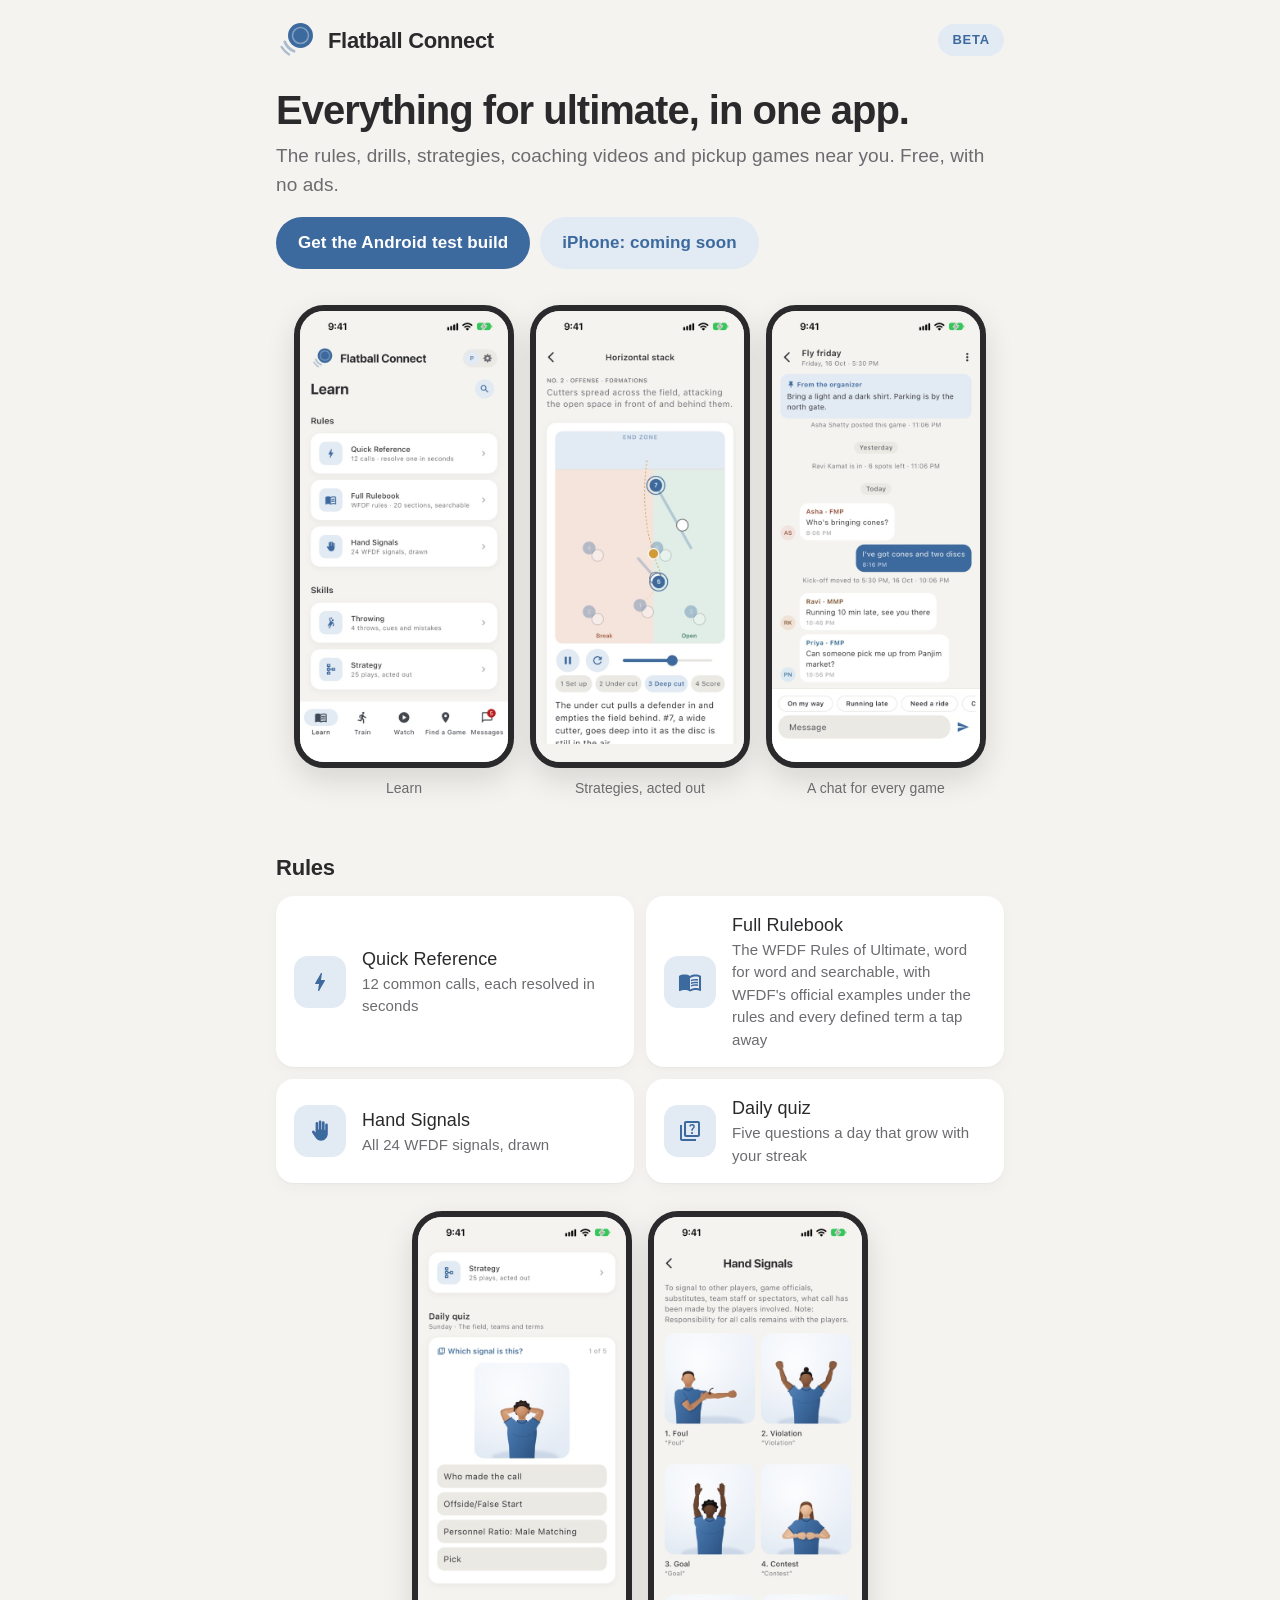
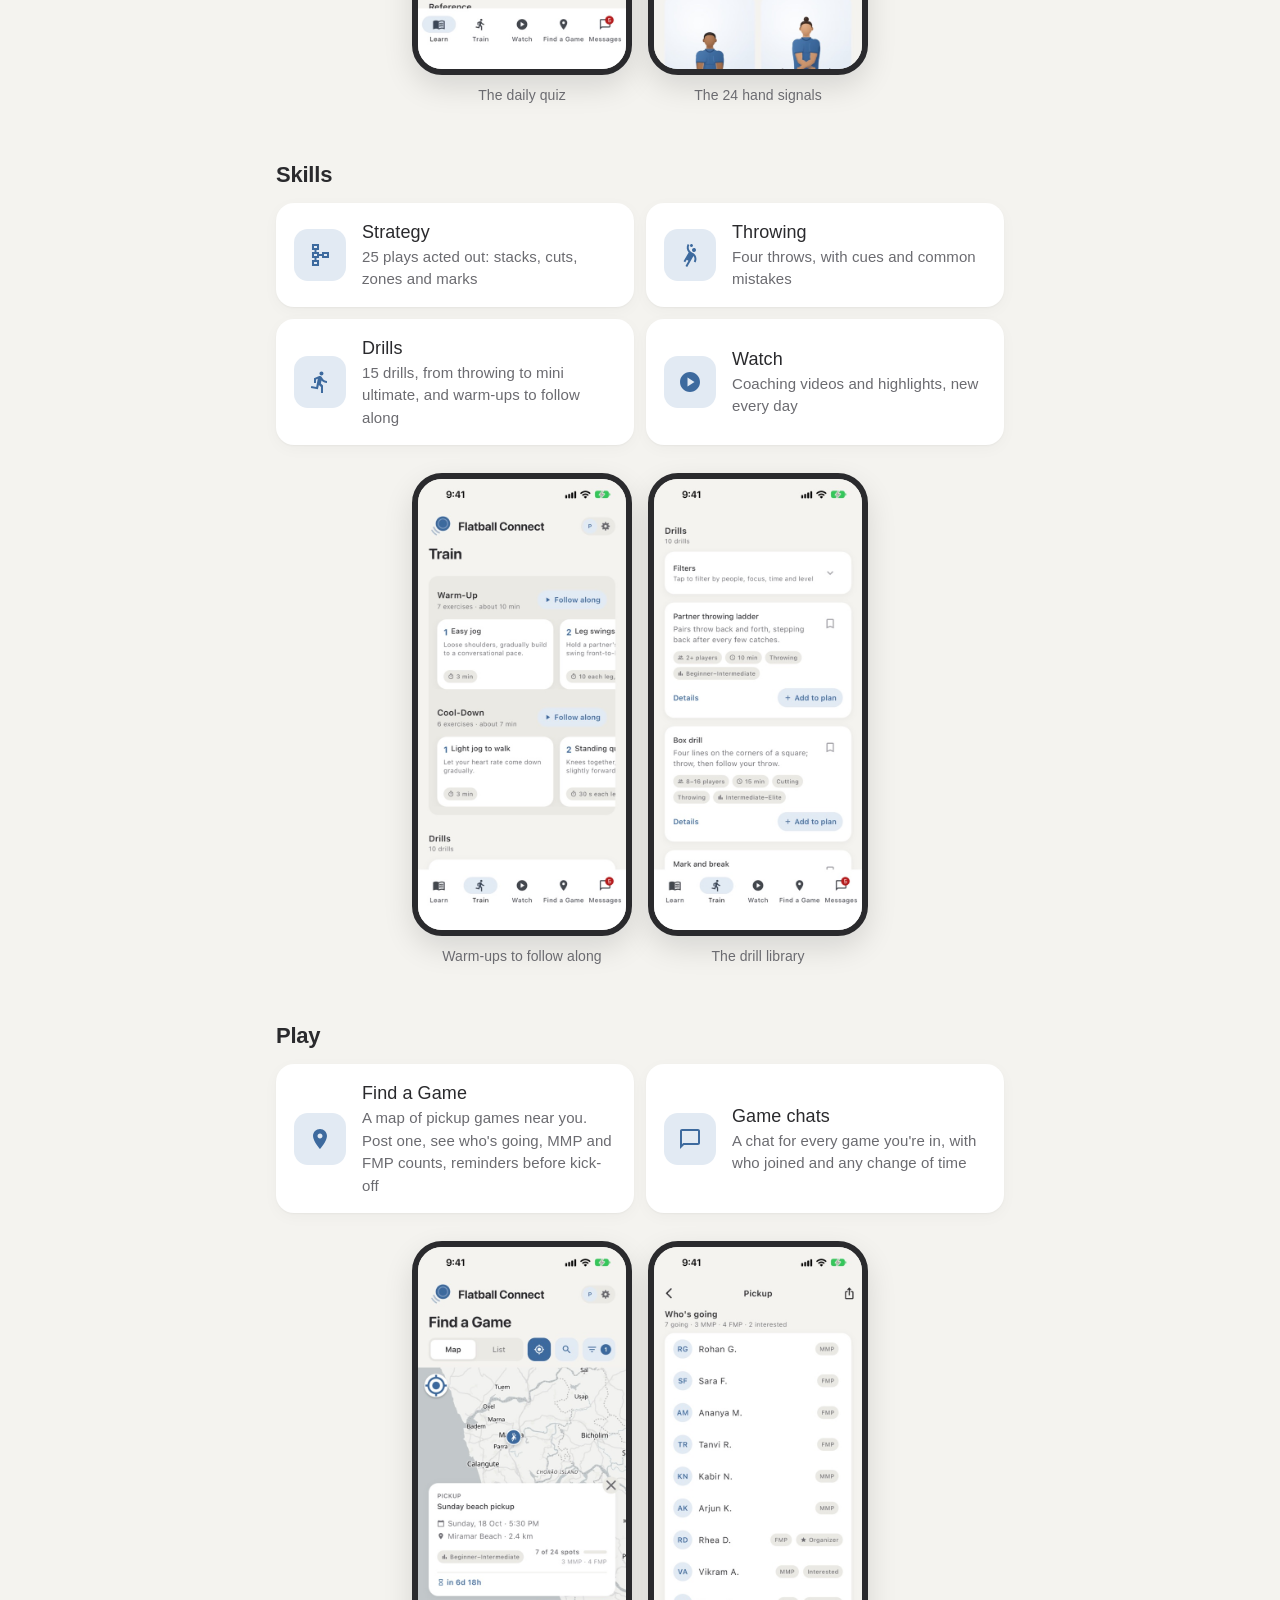
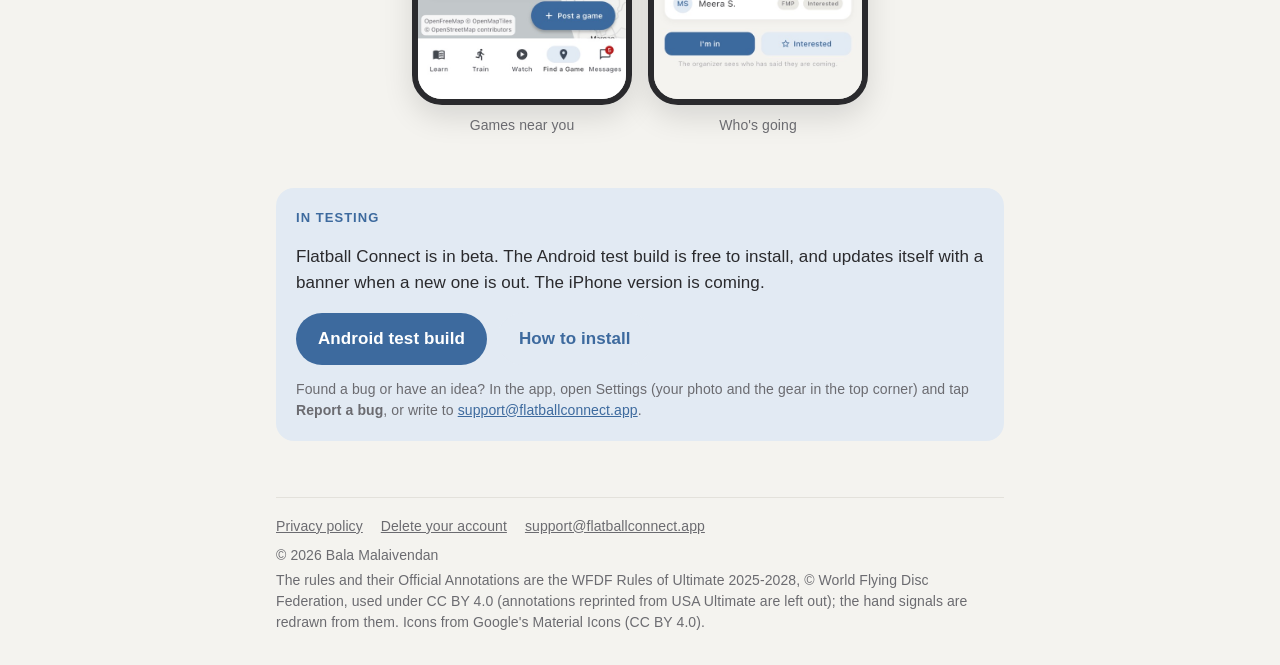
<file: index.html>
<!doctype html>
<html lang="en">
<head>
<meta charset="utf-8">
<meta name="viewport" content="width=device-width, initial-scale=1">
<title>Flatball Connect</title>
<meta name="description" content="An app for ultimate players: the WFDF rules, a daily rules quiz, drills, strategies acted out, coaching videos and a map of pickup games.">
<meta name="theme-color" content="#F4F3EF" media="(prefers-color-scheme: light)">
<meta name="theme-color" content="#1B1B1D" media="(prefers-color-scheme: dark)">
<link rel="icon" href="logo.svg" type="image/svg+xml">
<link rel="stylesheet" href="style.css">
</head>
<body>
<div class="wrap">
  <header class="brand-row">
    <a class="brand" href="./">
      <img class="logo-light" src="logo.svg" alt="">
      <img class="logo-dark" src="logo-dark.svg" alt="">
      Flatball Connect
    </a>
    <a class="pill" href="#try">Beta</a>
  </header>

  <main>
    <h1 class="large">Everything for ultimate, in one app.</h1>
    <p class="lead">The rules, drills, strategies, coaching videos and pickup games
    near you. Free, with no ads.</p>
    <div class="buttons">
      <a class="button" href="https://github.com/flatballconnect/flatball-releases/releases/latest">Get the Android test build</a>
      <a class="button soft" href="#try">iPhone: coming soon</a>
    </div>

    <div class="phones">
      <figure class="phone"><img src="screens/learn.jpg" width="1100" height="2385" alt="The Learn tab: Quick Reference, Full Rulebook, Hand Signals, Throwing and Strategy"><figcaption>Learn</figcaption></figure>
      <figure class="phone"><img src="screens/play.jpg" width="1100" height="2385" alt="Horizontal stack acted out: #7 goes deep as the disc flies to them, the open side shaded green"><figcaption>Strategies, acted out</figcaption></figure>
      <figure class="phone"><img src="screens/chat.jpg" width="1100" height="2385" alt="A game's chat: the organizer's pinned note, who joined, a change of kick-off, players' messages and quick replies"><figcaption>A chat for every game</figcaption></figure>
    </div>

    <h2 class="section">Rules</h2>
    <div class="nav-cards">
      <div class="nav-card"><div class="badge"><i class="icon" style="--src:url(icons/quick-reference.svg)"></i></div>
        <div class="text"><strong>Quick Reference</strong><span>12 common calls, each resolved in seconds</span></div></div>
      <div class="nav-card"><div class="badge"><i class="icon" style="--src:url(icons/rulebook.svg)"></i></div>
        <div class="text"><strong>Full Rulebook</strong><span>The WFDF Rules of Ultimate, word for word and searchable, with WFDF's official examples under the rules and every defined term a tap away</span></div></div>
      <div class="nav-card"><div class="badge"><i class="icon" style="--src:url(icons/hand-signals.svg)"></i></div>
        <div class="text"><strong>Hand Signals</strong><span>All 24 WFDF signals, drawn</span></div></div>
      <div class="nav-card"><div class="badge"><i class="icon" style="--src:url(icons/quiz.svg)"></i></div>
        <div class="text"><strong>Daily quiz</strong><span>Five questions a day that grow with your streak</span></div></div>
    </div>
    <div class="phones pair">
      <figure class="phone"><img src="screens/quiz.jpg" width="1100" height="2385" loading="lazy" alt="The daily quiz asking which signal a drawn player is making, with four answers"><figcaption>The daily quiz</figcaption></figure>
      <figure class="phone"><img src="screens/signals.jpg" width="1100" height="2385" loading="lazy" alt="The hand signals, each drawn: Foul, Violation, Goal, Contest"><figcaption>The 24 hand signals</figcaption></figure>
    </div>

    <h2 class="section">Skills</h2>
    <div class="nav-cards">
      <div class="nav-card"><div class="badge"><i class="icon" style="--src:url(icons/strategy.svg)"></i></div>
        <div class="text"><strong>Strategy</strong><span>25 plays acted out: stacks, cuts, zones and marks</span></div></div>
      <div class="nav-card"><div class="badge"><i class="icon" style="--src:url(icons/throwing.svg)"></i></div>
        <div class="text"><strong>Throwing</strong><span>Four throws, with cues and common mistakes</span></div></div>
      <div class="nav-card"><div class="badge"><i class="icon" style="--src:url(icons/train.svg)"></i></div>
        <div class="text"><strong>Drills</strong><span>15 drills, from throwing to mini ultimate, and warm-ups to follow along</span></div></div>
      <div class="nav-card"><div class="badge"><i class="icon" style="--src:url(icons/watch.svg)"></i></div>
        <div class="text"><strong>Watch</strong><span>Coaching videos and highlights, new every day</span></div></div>
    </div>
    <div class="phones pair">
      <figure class="phone"><img src="screens/train.jpg" width="1100" height="2385" loading="lazy" alt="The Train tab: a warm-up and a cool-down to follow along, exercise by exercise"><figcaption>Warm-ups to follow along</figcaption></figure>
      <figure class="phone"><img src="screens/drills.jpg" width="1100" height="2385" loading="lazy" alt="The drill library: each drill with players, minutes, focus and level, and Add to plan"><figcaption>The drill library</figcaption></figure>
    </div>

    <h2 class="section">Play</h2>
    <div class="nav-cards">
      <div class="nav-card"><div class="badge"><i class="icon" style="--src:url(icons/find-a-game.svg)"></i></div>
        <div class="text"><strong>Find a Game</strong><span>A map of pickup games near you. Post one, see who's going, MMP and FMP counts, reminders before kick-off</span></div></div>
      <div class="nav-card"><div class="badge"><i class="icon" style="--src:url(icons/messages.svg)"></i></div>
        <div class="text"><strong>Game chats</strong><span>A chat for every game you're in, with who joined and any change of time</span></div></div>
    </div>
    <div class="phones pair">
      <figure class="phone"><img src="screens/map.jpg" width="1100" height="2385" loading="lazy" alt="Find a Game: pickup games on a map of Goa, one open with its time, place, spots and MMP and FMP counts"><figcaption>Games near you</figcaption></figure>
      <figure class="phone"><img src="screens/game.jpg" width="1100" height="2385" loading="lazy" alt="Who's going to a game, each player tagged MMP or FMP, with I'm in and Interested"><figcaption>Who's going</figcaption></figure>
    </div>

    <div class="card callout" id="try" style="margin-top:36px">
      <p class="eyebrow">In testing</p>
      <p>Flatball Connect is in beta. The Android test build is free to install, and
      updates itself with a banner when a new one is out. The iPhone version is
      coming.</p>
      <div class="buttons">
        <a class="button" href="https://github.com/flatballconnect/flatball-releases/releases/latest">Android test build</a>
        <a class="button soft" href="https://github.com/flatballconnect/flatball-releases#install-on-android">How to install</a>
      </div>
      <p class="small">Found a bug or have an idea? In the app, open Settings (your photo and
      the gear in the top corner) and tap <strong>Report a bug</strong>, or write to <a href="mailto:support@flatballconnect.app">support@flatballconnect.app</a>.</p>
    </div>
  </main>

  <footer class="site">
    <nav>
      <a href="privacy/">Privacy policy</a>
      <a href="delete-account/">Delete your account</a>
      <a href="mailto:support@flatballconnect.app">support@flatballconnect.app</a>
    </nav>
    <p>© 2026 Bala Malaivendan</p>
    <p>The rules and their Official Annotations are the WFDF Rules of Ultimate
    2025-2028, © World Flying Disc Federation, used under CC BY 4.0 (annotations
    reprinted from USA Ultimate are left out); the hand signals are redrawn from them.
    Icons from Google's Material Icons (CC BY 4.0).</p>
  </footer>
</div>
</body>
</html>
</file>
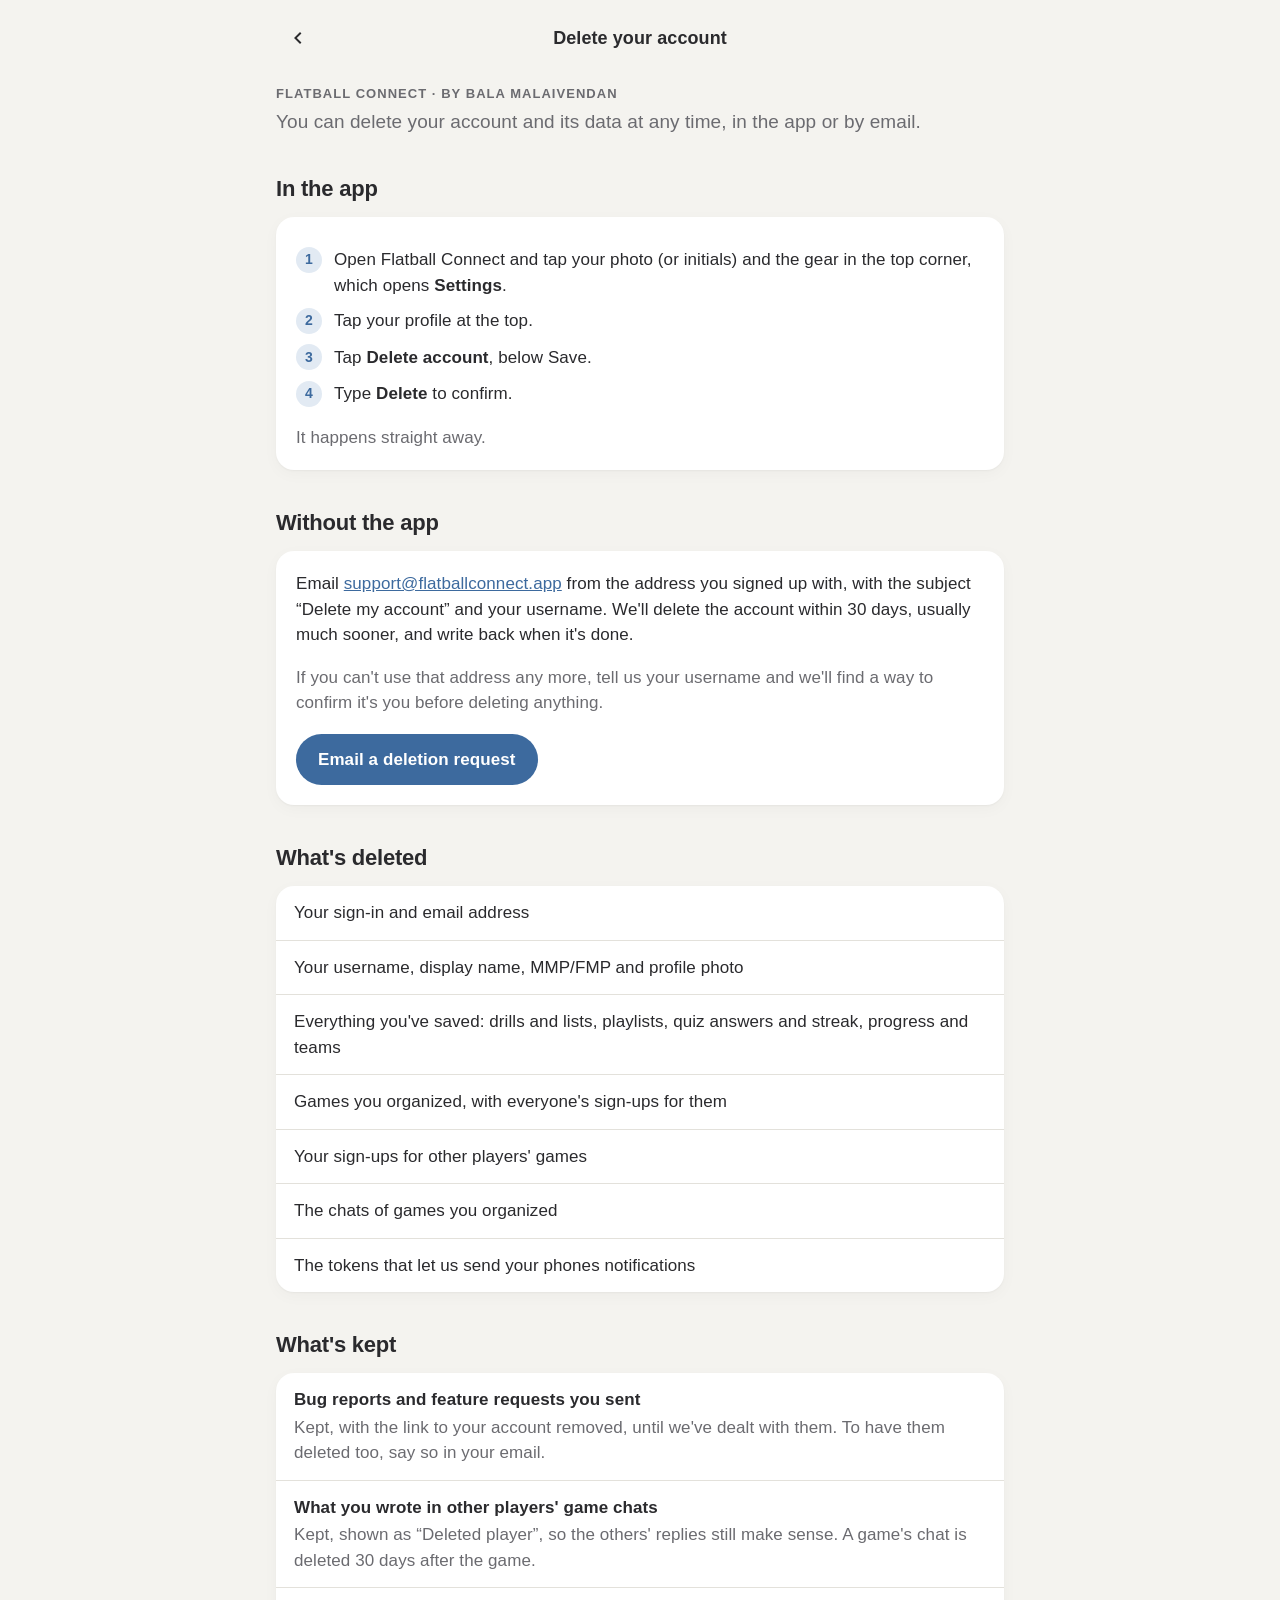
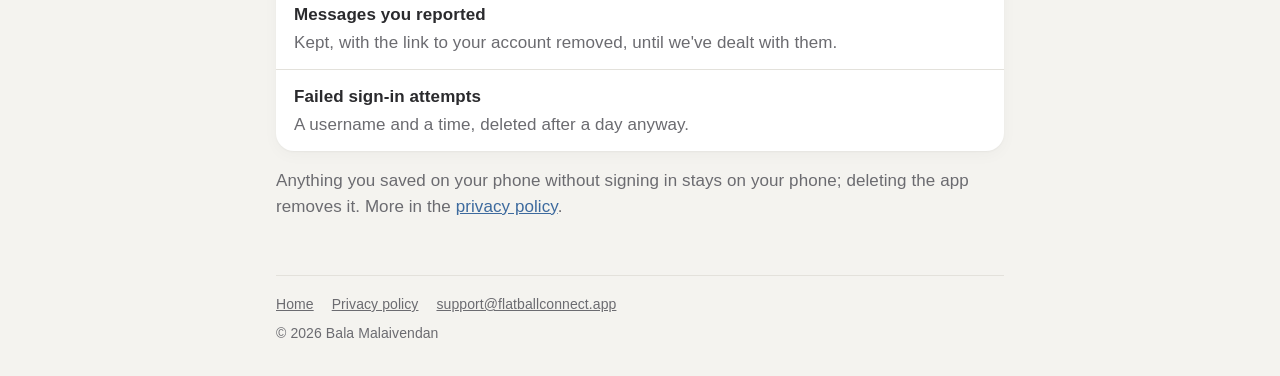
<file: delete-account/index.html>
<!doctype html>
<html lang="en">
<head>
<meta charset="utf-8">
<meta name="viewport" content="width=device-width, initial-scale=1">
<title>Delete your account · Flatball Connect</title>
<meta name="description" content="How to delete your Flatball Connect account and its data, in the app or by email.">
<meta name="theme-color" content="#F4F3EF" media="(prefers-color-scheme: light)">
<meta name="theme-color" content="#1B1B1D" media="(prefers-color-scheme: dark)">
<link rel="icon" href="../logo.svg" type="image/svg+xml">
<link rel="stylesheet" href="../style.css">
</head>
<body>
<div class="wrap">
  <header class="top-bar">
    <a class="back" href="../" aria-label="Flatball Connect home"><i class="icon" style="--src:url(../icons/back.svg)"></i></a>
    <div class="title">Delete your account</div>
    <span></span>
  </header>

  <main>
    <p class="eyebrow">Flatball Connect · by Bala Malaivendan</p>
    <p class="lead">You can delete your account and its data at any time, in the app or
    by email.</p>

    <h2 class="section">In the app</h2>
    <div class="card">
      <ol class="steps">
        <li><span>Open Flatball Connect and tap your photo (or initials) and the gear in the top corner, which opens <strong>Settings</strong>.</span></li>
        <li><span>Tap your profile at the top.</span></li>
        <li><span>Tap <strong>Delete account</strong>, below Save.</span></li>
        <li><span>Type <strong>Delete</strong> to confirm.</span></li>
      </ol>
      <p class="muted">It happens straight away.</p>
    </div>

    <h2 class="section">Without the app</h2>
    <div class="card">
      <p>Email <a href="mailto:support@flatballconnect.app?subject=Delete%20my%20account">support@flatballconnect.app</a>
      from the address you signed up with, with the subject “Delete my account” and your
      username. We'll delete the account within 30 days, usually much sooner, and
      write back when it's done.</p>
      <p class="muted">If you can't use that address any more, tell us your username and
      we'll find a way to confirm it's you before deleting anything.</p>
      <div class="buttons">
        <a class="button" href="mailto:support@flatballconnect.app?subject=Delete%20my%20account">Email a deletion request</a>
      </div>
    </div>

    <h2 class="section">What's deleted</h2>
    <div class="rows">
      <div class="row">Your sign-in and email address</div>
      <div class="row">Your username, display name, MMP/FMP and profile photo</div>
      <div class="row">Everything you've saved: drills and lists, playlists, quiz answers and streak, progress and teams</div>
      <div class="row">Games you organized, with everyone's sign-ups for them</div>
      <div class="row">Your sign-ups for other players' games</div>
      <div class="row">The chats of games you organized</div>
      <div class="row">The tokens that let us send your phones notifications</div>
    </div>

    <h2 class="section">What's kept</h2>
    <div class="rows">
      <div class="row"><strong>Bug reports and feature requests you sent</strong>
        <p class="why muted">Kept, with the link to your account removed, until we've dealt with
        them. To have them deleted too, say so in your email.</p></div>
      <div class="row"><strong>What you wrote in other players' game chats</strong>
        <p class="why muted">Kept, shown as “Deleted player”, so the others' replies still make
        sense. A game's chat is deleted 30 days after the game.</p></div>
      <div class="row"><strong>Messages you reported</strong>
        <p class="why muted">Kept, with the link to your account removed, until we've dealt
        with them.</p></div>
      <div class="row"><strong>Failed sign-in attempts</strong>
        <p class="why muted">A username and a time, deleted after a day anyway.</p></div>
    </div>
    <p class="muted">Anything you saved on your phone without signing in stays on your phone;
    deleting the app removes it. More in the <a href="../privacy/">privacy policy</a>.</p>
  </main>

  <footer class="site">
    <nav>
      <a href="../">Home</a>
      <a href="../privacy/">Privacy policy</a>
      <a href="mailto:support@flatballconnect.app">support@flatballconnect.app</a>
    </nav>
    <p>© 2026 Bala Malaivendan</p>
  </footer>
</div>
</body>
</html>
</file>
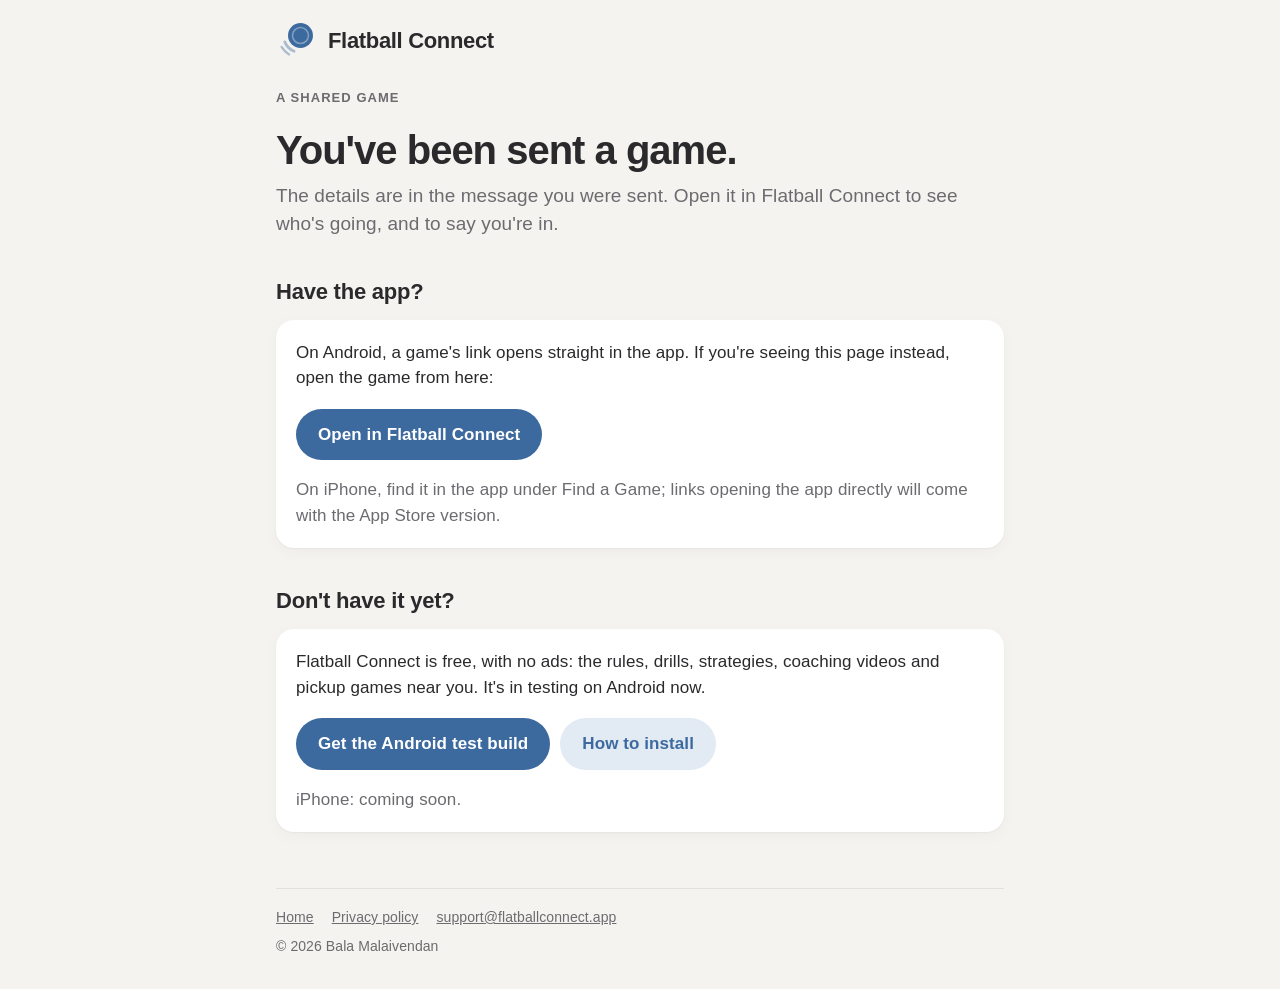
<file: game/index.html>
<!doctype html>
<html lang="en">
<head>
<meta charset="utf-8">
<meta name="viewport" content="width=device-width, initial-scale=1">
<title>A game on Flatball Connect</title>
<meta name="description" content="You've been sent a pickup game. Open it in Flatball Connect to see who's going and join.">
<meta property="og:title" content="A game on Flatball Connect">
<meta property="og:description" content="Open it in Flatball Connect to see who's going and join.">
<meta name="robots" content="noindex">
<meta name="theme-color" content="#F4F3EF" media="(prefers-color-scheme: light)">
<meta name="theme-color" content="#1B1B1D" media="(prefers-color-scheme: dark)">
<link rel="icon" href="../logo.svg" type="image/svg+xml">
<link rel="stylesheet" href="../style.css">
</head>
<body>
<div class="wrap">
  <header class="brand-row">
    <a class="brand" href="../">
      <img class="logo-light" src="../logo.svg" alt="">
      <img class="logo-dark" src="../logo-dark.svg" alt="">
      Flatball Connect
    </a>
  </header>

  <main>
    <p class="eyebrow">A shared game</p>
    <h1 class="large">You've been sent a game.</h1>
    <p class="lead">The details are in the message you were sent. Open it in Flatball
    Connect to see who's going, and to say you're in.</p>

    <h2 class="section">Have the app?</h2>
    <div class="card">
      <p>On Android, a game's link opens straight in the app. If you're seeing this
      page instead, open the game from here:</p>
      <div class="buttons">
        <a class="button" id="open" href="../">Open in Flatball Connect</a>
      </div>
      <p class="muted">On iPhone, find it in the app under Find a Game; links opening the
      app directly will come with the App Store version.</p>
    </div>

    <h2 class="section">Don't have it yet?</h2>
    <div class="card">
      <p>Flatball Connect is free, with no ads: the rules, drills, strategies, coaching
      videos and pickup games near you. It's in testing on Android now.</p>
      <div class="buttons">
        <a class="button" href="https://github.com/flatballconnect/flatball-releases/releases/latest">Get the Android test build</a>
        <a class="button soft" href="https://github.com/flatballconnect/flatball-releases#install-on-android">How to install</a>
      </div>
      <p class="muted">iPhone: coming soon.</p>
    </div>
  </main>

  <footer class="site">
    <nav>
      <a href="../">Home</a>
      <a href="../privacy/">Privacy policy</a>
      <a href="mailto:support@flatballconnect.app">support@flatballconnect.app</a>
    </nav>
    <p>© 2026 Bala Malaivendan</p>
  </footer>
</div>
<script>
  // On Android, "Open in Flatball Connect" asks for the app by name, which
  // works even before Android has checked that this site and the app belong
  // together. Elsewhere it stays a link home.
  (function () {
    var id = new URLSearchParams(location.search).get('id');
    if (!id || !/^[A-Za-z0-9-]{1,64}$/.test(id) || !/Android/i.test(navigator.userAgent)) return;
    document.getElementById('open').href =
      'intent://flatballconnect.app/game/?id=' + id +
      '#Intent;scheme=https;package=com.mvprojects.flatball;end';
  })();
</script>
</body>
</html>
</file>
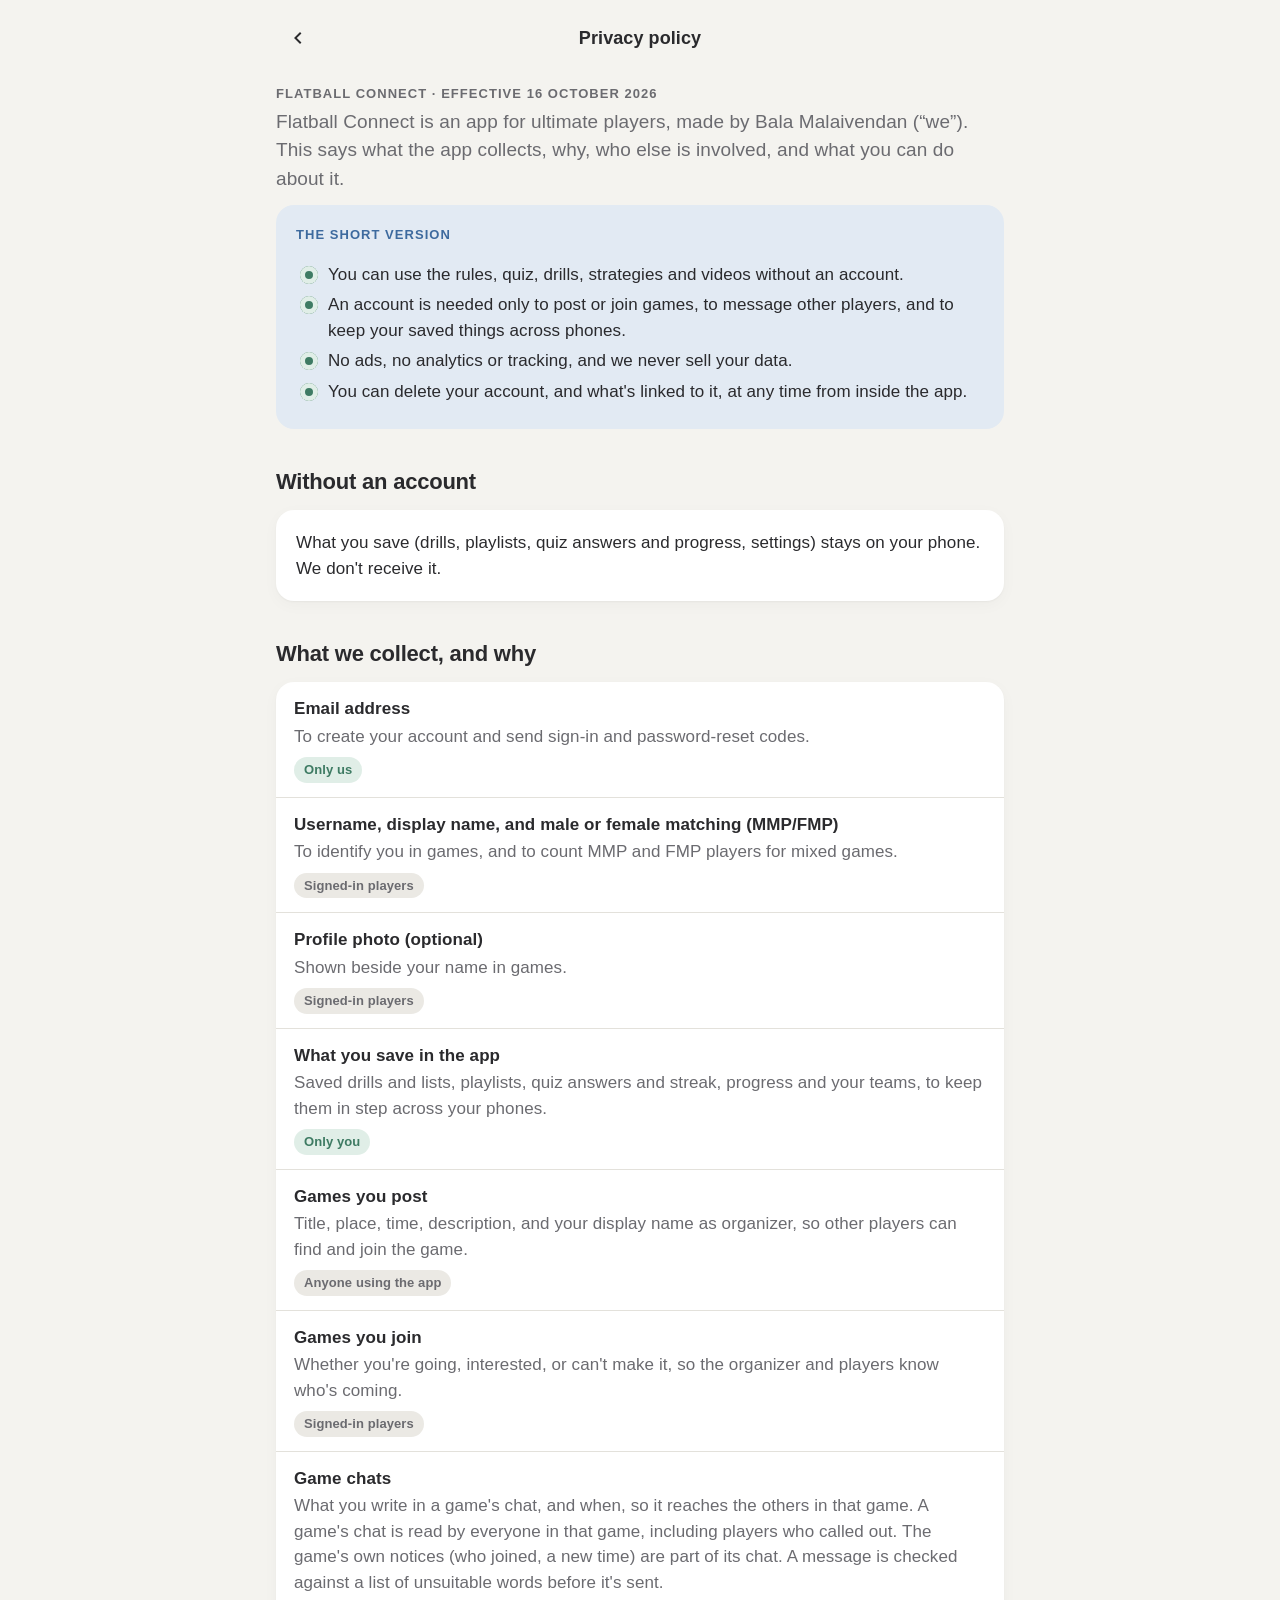
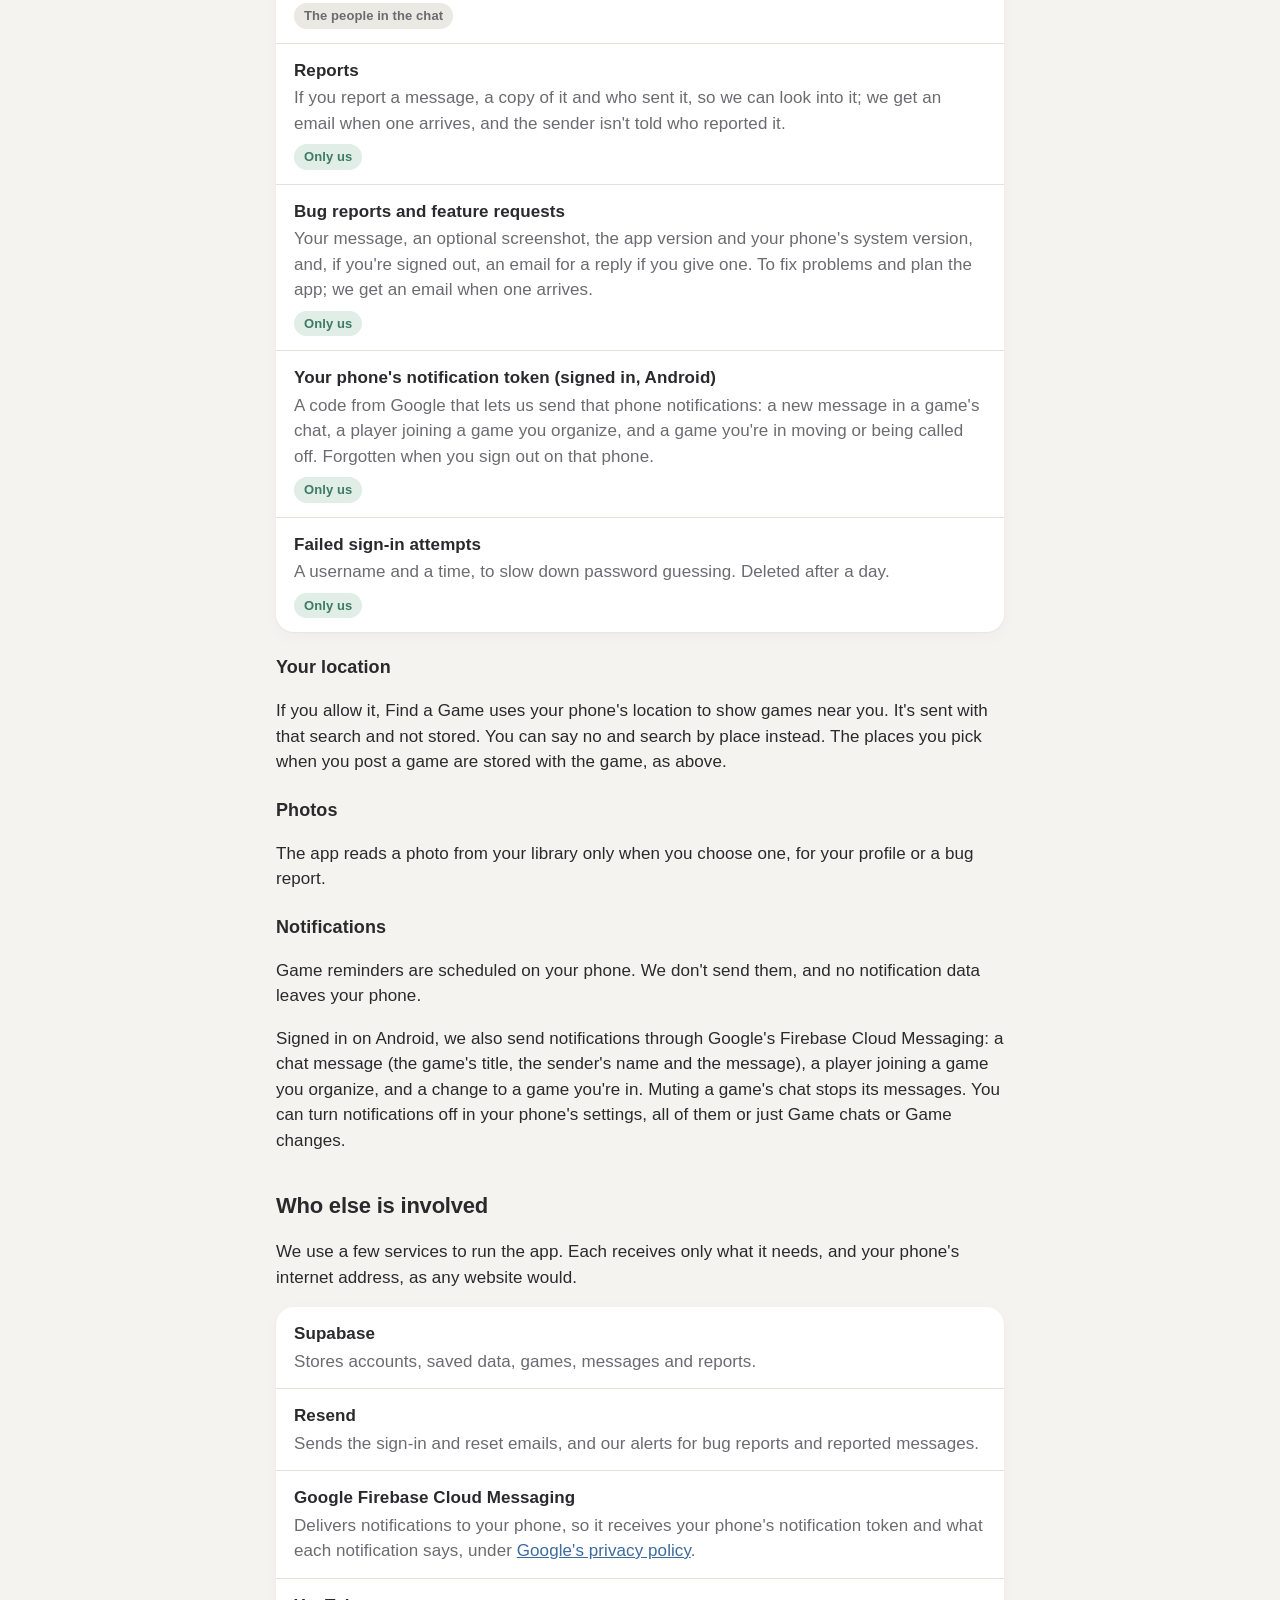
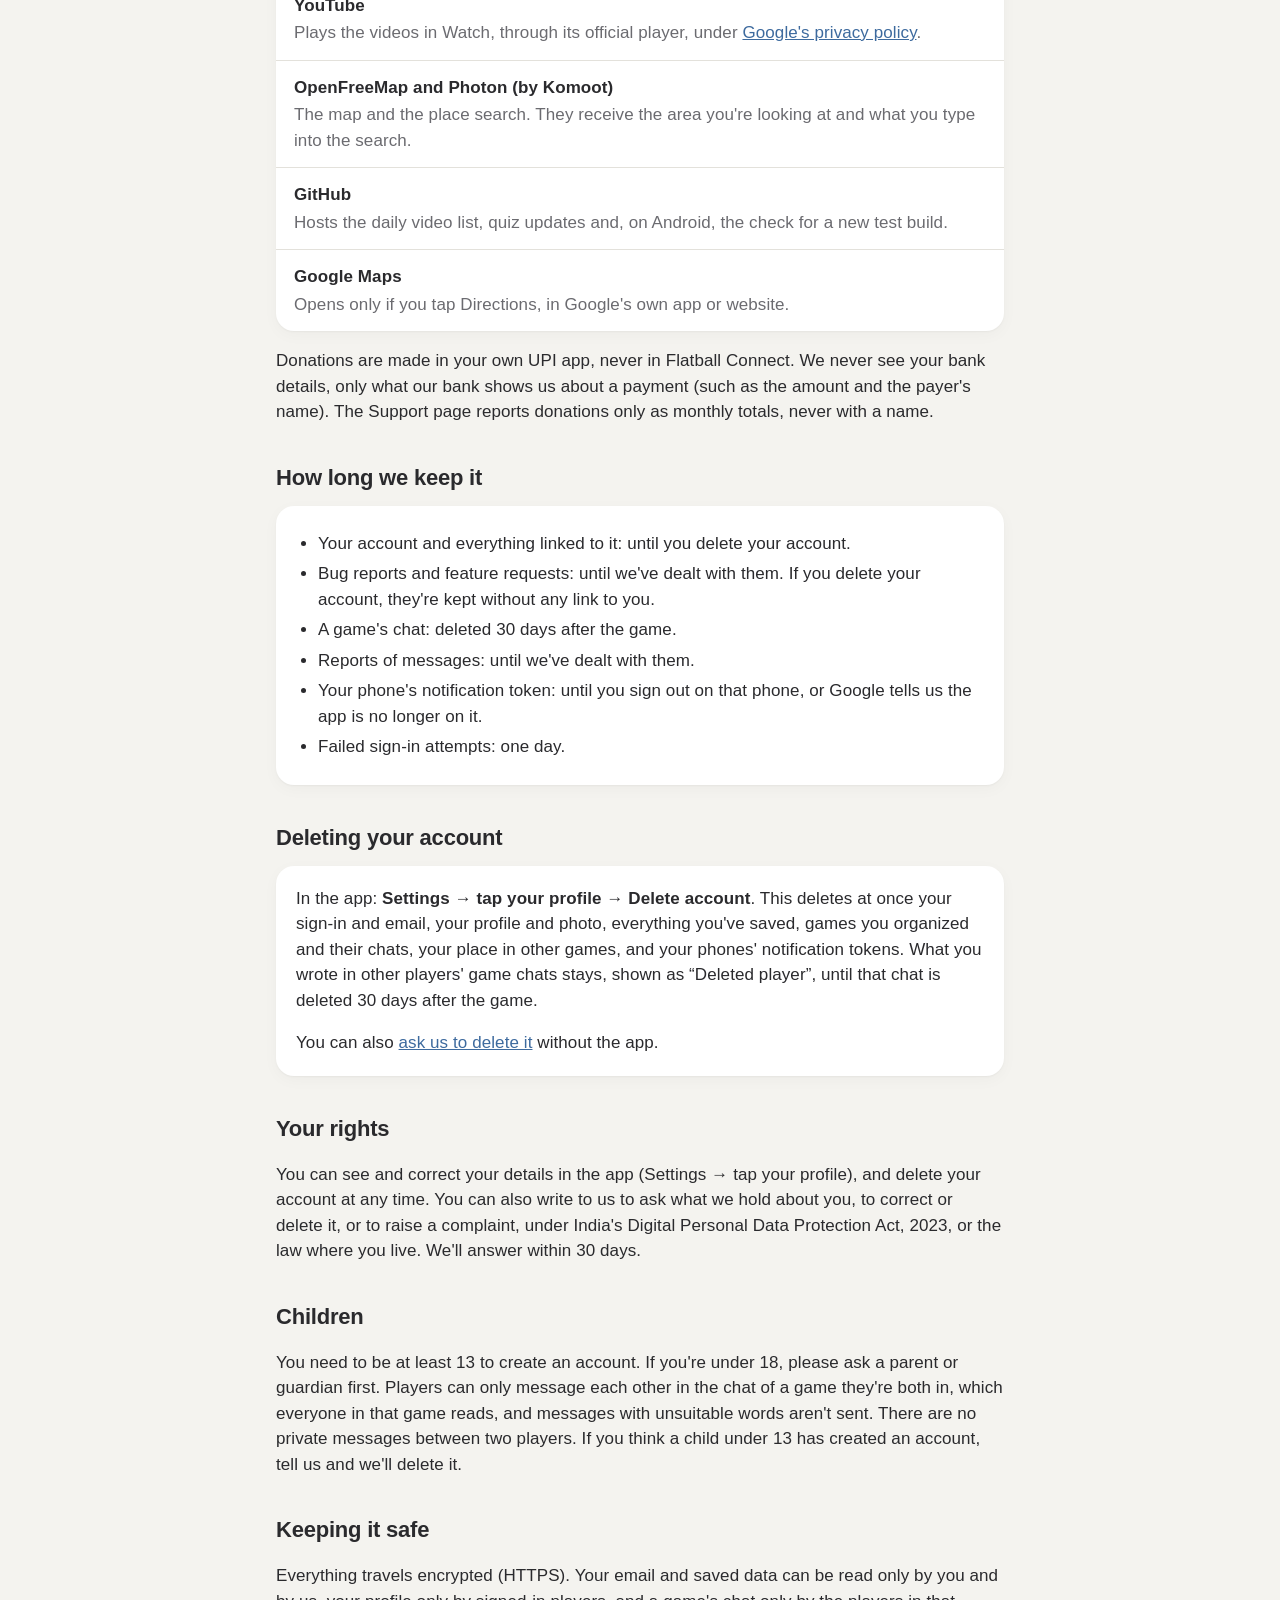
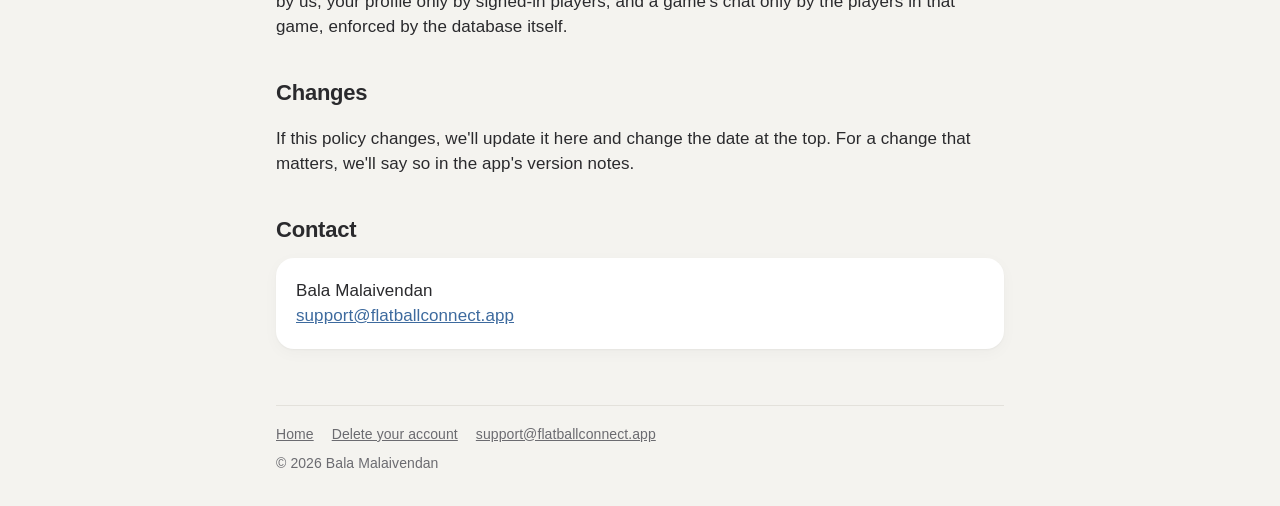
<file: privacy/index.html>
<!doctype html>
<html lang="en">
<head>
<meta charset="utf-8">
<meta name="viewport" content="width=device-width, initial-scale=1">
<title>Privacy policy · Flatball Connect</title>
<meta name="description" content="What Flatball Connect collects, why, who else is involved, and how to delete your account.">
<meta name="theme-color" content="#F4F3EF" media="(prefers-color-scheme: light)">
<meta name="theme-color" content="#1B1B1D" media="(prefers-color-scheme: dark)">
<link rel="icon" href="../logo.svg" type="image/svg+xml">
<link rel="stylesheet" href="../style.css">
</head>
<body>
<div class="wrap">
  <header class="top-bar">
    <a class="back" href="../" aria-label="Flatball Connect home"><i class="icon" style="--src:url(../icons/back.svg)"></i></a>
    <div class="title">Privacy policy</div>
    <span></span>
  </header>

  <main>
    <p class="eyebrow">Flatball Connect · Effective 16 October 2026</p>
    <p class="lead">Flatball Connect is an app for ultimate players, made by Bala Malaivendan
    (“we”). This says what the app collects, why, who else is involved, and what you
    can do about it.</p>

    <div class="card callout">
      <p class="eyebrow">The short version</p>
      <ul class="check">
        <li>You can use the rules, quiz, drills, strategies and videos without an account.</li>
        <li>An account is needed only to post or join games, to message other players, and to keep your saved things across phones.</li>
        <li>No ads, no analytics or tracking, and we never sell your data.</li>
        <li>You can delete your account, and what's linked to it, at any time from inside the app.</li>
      </ul>
    </div>

    <h2 class="section">Without an account</h2>
    <div class="card">
      <p>What you save (drills, playlists, quiz answers and progress, settings) stays on
      your phone. We don't receive it.</p>
    </div>

    <h2 class="section">What we collect, and why</h2>
    <div class="rows">
      <div class="row"><strong>Email address</strong>
        <p class="why muted">To create your account and send sign-in and password-reset codes.</p>
        <span class="who you">Only us</span></div>
      <div class="row"><strong>Username, display name, and male or female matching (MMP/FMP)</strong>
        <p class="why muted">To identify you in games, and to count MMP and FMP players for mixed games.</p>
        <span class="who">Signed-in players</span></div>
      <div class="row"><strong>Profile photo (optional)</strong>
        <p class="why muted">Shown beside your name in games.</p>
        <span class="who">Signed-in players</span></div>
      <div class="row"><strong>What you save in the app</strong>
        <p class="why muted">Saved drills and lists, playlists, quiz answers and streak, progress
        and your teams, to keep them in step across your phones.</p>
        <span class="who you">Only you</span></div>
      <div class="row"><strong>Games you post</strong>
        <p class="why muted">Title, place, time, description, and your display name as organizer,
        so other players can find and join the game.</p>
        <span class="who">Anyone using the app</span></div>
      <div class="row"><strong>Games you join</strong>
        <p class="why muted">Whether you're going, interested, or can't make it, so the
        organizer and players know who's coming.</p>
        <span class="who">Signed-in players</span></div>
      <div class="row"><strong>Game chats</strong>
        <p class="why muted">What you write in a game's chat, and when, so it reaches the others
        in that game. A game's chat is read by everyone in that game, including players who
        called out. The game's own notices (who joined, a new time) are part of its chat. A
        message is checked against a list of unsuitable words before it's sent.</p>
        <span class="who">The people in the chat</span></div>
      <div class="row"><strong>Reports</strong>
        <p class="why muted">If you report a message, a copy of it and who sent it, so we can
        look into it; we get an email when one arrives, and the sender isn't told who reported
        it.</p>
        <span class="who you">Only us</span></div>
      <div class="row"><strong>Bug reports and feature requests</strong>
        <p class="why muted">Your message, an optional screenshot, the app version and your phone's
        system version, and, if you're signed out, an email for a reply if you give one. To fix
        problems and plan the app; we get an email when one arrives.</p>
        <span class="who you">Only us</span></div>
      <div class="row"><strong>Your phone's notification token (signed in, Android)</strong>
        <p class="why muted">A code from Google that lets us send that phone notifications: a
        new message in a game's chat, a player joining a game you organize, and a game you're
        in moving or being called off. Forgotten when you sign out on that phone.</p>
        <span class="who you">Only us</span></div>
      <div class="row"><strong>Failed sign-in attempts</strong>
        <p class="why muted">A username and a time, to slow down password guessing. Deleted after a day.</p>
        <span class="who you">Only us</span></div>
    </div>

    <h3>Your location</h3>
    <p>If you allow it, Find a Game uses your phone's location to show games near you.
    It's sent with that search and not stored. You can say no and search by place
    instead. The places you pick when you post a game are stored with the game, as
    above.</p>

    <h3>Photos</h3>
    <p>The app reads a photo from your library only when you choose one, for your
    profile or a bug report.</p>

    <h3>Notifications</h3>
    <p>Game reminders are scheduled on your phone. We don't send them, and no
    notification data leaves your phone.</p>
    <p>Signed in on Android, we also send notifications through Google's Firebase
    Cloud Messaging: a chat message (the game's title, the sender's name and the
    message), a player joining a game you organize, and a change to a game you're in.
    Muting a game's chat stops its messages. You can turn notifications off in your
    phone's settings, all of them or just Game chats or Game changes.</p>

    <h2 class="section">Who else is involved</h2>
    <p>We use a few services to run the app. Each receives only what it needs, and
    your phone's internet address, as any website would.</p>
    <div class="rows">
      <div class="row"><strong>Supabase</strong><p class="why muted">Stores accounts, saved data, games, messages and reports.</p></div>
      <div class="row"><strong>Resend</strong><p class="why muted">Sends the sign-in and reset emails, and our alerts for bug reports and reported messages.</p></div>
      <div class="row"><strong>Google Firebase Cloud Messaging</strong><p class="why muted">Delivers notifications to your phone, so it receives
        your phone's notification token and what each notification says, under
        <a href="https://policies.google.com/privacy">Google's privacy policy</a>.</p></div>
      <div class="row"><strong>YouTube</strong><p class="why muted">Plays the videos in Watch, through its official player, under
        <a href="https://policies.google.com/privacy">Google's privacy policy</a>.</p></div>
      <div class="row"><strong>OpenFreeMap and Photon (by Komoot)</strong><p class="why muted">The map and the place search. They receive
        the area you're looking at and what you type into the search.</p></div>
      <div class="row"><strong>GitHub</strong><p class="why muted">Hosts the daily video list, quiz updates and, on Android, the check
        for a new test build.</p></div>
      <div class="row"><strong>Google Maps</strong><p class="why muted">Opens only if you tap Directions, in Google's own app or website.</p></div>
    </div>
    <p>Donations are made in your own UPI app, never in Flatball Connect. We never
    see your bank details, only what our bank shows us about a payment (such as the
    amount and the payer's name). The Support page reports
    donations only as monthly totals, never with a name.</p>

    <h2 class="section">How long we keep it</h2>
    <div class="card">
      <ul>
        <li>Your account and everything linked to it: until you delete your account.</li>
        <li>Bug reports and feature requests: until we've dealt with them. If you delete
          your account, they're kept without any link to you.</li>
        <li>A game's chat: deleted 30 days after the game.</li>
        <li>Reports of messages: until we've dealt with them.</li>
        <li>Your phone's notification token: until you sign out on that phone, or Google
          tells us the app is no longer on it.</li>
        <li>Failed sign-in attempts: one day.</li>
      </ul>
    </div>

    <h2 class="section">Deleting your account</h2>
    <div class="card">
      <p>In the app: <strong>Settings → tap your profile → Delete account</strong>. This
      deletes at once your sign-in and email, your profile and photo, everything you've
      saved, games you organized and their chats, your place in other games, and your
      phones' notification tokens. What you
      wrote in other players' game chats stays,
      shown as “Deleted player”, until that chat is deleted 30 days after the game.</p>
      <p>You can also <a href="../delete-account/">ask us to delete it</a> without the app.</p>
    </div>

    <h2 class="section">Your rights</h2>
    <p>You can see and correct your details in the app (Settings → tap your profile),
    and delete your account at any time. You can also write to us to ask what we hold
    about you, to correct or delete it, or to raise a complaint, under India's Digital
    Personal Data Protection Act, 2023, or the law where you live. We'll answer within
    30 days.</p>

    <h2 class="section">Children</h2>
    <p>You need to be at least 13 to create an account. If you're under 18, please ask a
    parent or guardian first. Players can only message each other in the chat of a game
    they're both in, which everyone in that game reads, and messages with unsuitable words
    aren't sent. There are no private messages between two players. If you think a child
    under 13 has created an account, tell us and we'll delete it.</p>

    <h2 class="section">Keeping it safe</h2>
    <p>Everything travels encrypted (HTTPS). Your email and saved data can be read only
    by you and by us, your profile only by signed-in players, and a game's chat only by
    the players in that game, enforced by the database itself.</p>

    <h2 class="section">Changes</h2>
    <p>If this policy changes, we'll update it here and change the date at the top. For a
    change that matters, we'll say so in the app's version notes.</p>

    <h2 class="section">Contact</h2>
    <div class="card">
      <p>Bala Malaivendan<br><a href="mailto:support@flatballconnect.app">support@flatballconnect.app</a></p>
    </div>
  </main>

  <footer class="site">
    <nav>
      <a href="../">Home</a>
      <a href="../delete-account/">Delete your account</a>
      <a href="mailto:support@flatballconnect.app">support@flatballconnect.app</a>
    </nav>
    <p>© 2026 Bala Malaivendan</p>
  </footer>
</div>
</body>
</html>
</file>
<file: style.css>
/* Flatball Connect's website, drawn like the app ("UFP Clean"): the warm
   neutral page, white cards with an 18px radius, one muted-blue accent,
   icon badges, and the app's own icons. Colours are the app's tokens from
   lib/design/theme.dart, light and dark. */
:root {
  --bg: #F4F3EF;
  --surface: #FFFFFF;
  --sunken: #EBE9E4;
  --separator: #E3E1DB;
  --text: #2A2A2D;
  --text-2: #6B6B70;
  --text-3: #A3A3A8;
  --accent: #3D6A9E;
  --accent-soft: #E2EAF3;
  --on-accent: #FFFFFF;
  --open: #3E7B63;
  --open-soft: #E0EEE7;
  --radius: 18px;
  --shadow: 0 1px 2px rgba(0, 0, 0, 0.04), 0 4px 16px rgba(0, 0, 0, 0.03);
  color-scheme: light;
}
@media (prefers-color-scheme: dark) {
  :root {
    --bg: #1B1B1D;
    --surface: #262629;
    --sunken: #303034;
    --separator: #3A3A3E;
    --text: #F1F0EC;
    --text-2: #A5A5AA;
    --text-3: #6E6E73;
    --accent: #86ACDB;
    --accent-soft: #2B3747;
    --on-accent: #16202C;
    --open: #8CC7AC;
    --open-soft: #263A31;
    --shadow: none;
    color-scheme: dark;
  }
}

* { box-sizing: border-box; }
html { -webkit-text-size-adjust: 100%; }
body {
  margin: 0;
  background: var(--bg);
  color: var(--text);
  font: 17px/1.5 -apple-system, BlinkMacSystemFont, "Segoe UI", Roboto,
    "Helvetica Neue", Arial, sans-serif;
  letter-spacing: 0.005em;
}
.wrap { max-width: 760px; margin: 0 auto; padding: 0 16px; }
a { color: var(--accent); }

/* The app's icons, recoloured as the app does: one colour, from CSS. */
.icon {
  display: inline-block; width: 24px; height: 24px; flex: none;
  background: currentColor;
  -webkit-mask: var(--src) center / contain no-repeat;
  mask: var(--src) center / contain no-repeat;
}

/* The brand row, as at the top of every tab. */
.brand-row {
  display: flex; align-items: center; justify-content: space-between;
  gap: 12px; padding: 20px 0 8px;
}
.brand {
  display: inline-flex; align-items: center; gap: 12px;
  color: var(--text); text-decoration: none;
  font-weight: 700; font-size: 22px; letter-spacing: -0.015em;
}
.brand img { width: 40px; height: 40px; }
.logo-dark { display: none; }
@media (prefers-color-scheme: dark) {
  .logo-light { display: none; }
  .logo-dark { display: inline; }
}
.pill {
  display: inline-block; padding: 6px 14px; border-radius: 999px;
  background: var(--accent-soft); color: var(--accent);
  font-size: 13px; font-weight: 700; letter-spacing: 0.06em;
  text-transform: uppercase; text-decoration: none; white-space: nowrap;
}

/* A detail page's top bar: back, then the title in the middle. */
.top-bar {
  display: grid; grid-template-columns: 44px 1fr 44px; align-items: center;
  padding: 16px 0 4px;
}
.top-bar a.back {
  width: 44px; height: 44px; display: grid; place-items: center;
  color: var(--text); border-radius: 999px;
}
.top-bar a.back:hover { background: var(--sunken); }
.top-bar .title { text-align: center; font-weight: 600; font-size: 18px; }

h1.large {
  font-size: 40px; line-height: 1.1; letter-spacing: -0.025em;
  margin: 20px 0 10px;
}
.eyebrow {
  font-size: 13px; font-weight: 600; letter-spacing: 0.08em;
  text-transform: uppercase; color: var(--text-2); margin: 20px 0 4px;
}
.lead { font-size: 19px; color: var(--text-2); margin: 0 0 8px; }
.section {
  font-size: 22px; font-weight: 600; letter-spacing: -0.01em;
  margin: 36px 0 12px;
}
h3 { font-size: 18px; margin: 22px 0 6px; }
.muted { color: var(--text-2); }
.small { font-size: 14px; color: var(--text-2); }

.card {
  background: var(--surface); border-radius: var(--radius);
  padding: 20px; margin: 12px 0; box-shadow: var(--shadow);
}
.card > :first-child { margin-top: 0; }
.card > :last-child { margin-bottom: 0; }
.card.callout { background: var(--accent-soft); box-shadow: none; }
.card.callout .eyebrow { color: var(--accent); margin-top: 0; }

/* The Learn page's navigation cards: badge, title, subtitle. */
.nav-cards { display: grid; gap: 12px;
  grid-template-columns: repeat(auto-fit, minmax(300px, 1fr)); }
.nav-card {
  display: flex; align-items: center; gap: 16px;
  background: var(--surface); border-radius: var(--radius);
  padding: 16px 18px; box-shadow: var(--shadow);
  color: var(--text); text-decoration: none;
}
.badge {
  width: 52px; height: 52px; flex: none; border-radius: 14px;
  display: grid; place-items: center;
  background: var(--accent-soft); color: var(--accent);
}
.nav-card .text { flex: 1; min-width: 0; }
.nav-card strong { display: block; font-weight: 500; font-size: 18px; }
.nav-card span { display: block; color: var(--text-2); font-size: 15px; }

/* Phones. */
.phones {
  display: flex; gap: 16px; overflow-x: auto; scroll-snap-type: x mandatory;
  padding: 8px 2px 16px; margin: 20px -16px 0; padding-left: 16px;
  padding-right: 16px; scrollbar-width: none;
}
.phones::-webkit-scrollbar { display: none; }
.phone {
  flex: 0 0 auto; width: 220px; scroll-snap-align: center; margin: 0;
}
.phone img {
  display: block; width: 100%; height: auto; border-radius: 30px;
  border: 6px solid var(--text); background: var(--text);
  box-shadow: 0 12px 30px rgba(0, 0, 0, 0.12);
}
@media (prefers-color-scheme: dark) {
  .phone img { border-color: #000; background: #000; }
}
.phone figcaption {
  text-align: center; font-size: 14px; color: var(--text-2); margin-top: 10px;
}
/* Two more under a section's cards, side by side on any screen. */
.phones.pair {
  justify-content: center; overflow: visible; margin: 20px 0 0;
  padding-left: 0; padding-right: 0;
}
.phones.pair .phone { width: min(220px, calc(50% - 8px)); }
@media (min-width: 720px) {
  .phones { justify-content: center; overflow: visible; margin: 28px 0 0;
    padding-left: 0; padding-right: 0; }
}

.buttons { display: flex; flex-wrap: wrap; gap: 10px; margin: 18px 0 6px; }
.button {
  display: inline-flex; align-items: center; gap: 8px;
  background: var(--accent); color: var(--on-accent);
  padding: 13px 22px; border-radius: 999px;
  font-weight: 600; text-decoration: none;
}
.button.soft { background: var(--accent-soft); color: var(--accent); }

ul, ol { padding-left: 22px; }
li { margin: 5px 0; }
ol.steps { counter-reset: step; list-style: none; padding: 0; }
ol.steps li {
  counter-increment: step; display: flex; gap: 12px; align-items: baseline;
  margin: 10px 0;
}
ol.steps li::before {
  content: counter(step); flex: none; width: 26px; height: 26px;
  border-radius: 999px; background: var(--accent-soft); color: var(--accent);
  font-size: 14px; font-weight: 700; display: grid; place-items: center;
  transform: translateY(-1px);
}

/* Grouped rows, like a GroupedCard. */
.rows { background: var(--surface); border-radius: var(--radius);
  box-shadow: var(--shadow); overflow: hidden; margin: 12px 0; }
.row { padding: 14px 18px; border-top: 1px solid var(--separator); }
.row:first-child { border-top: 0; }
.row strong { display: block; font-weight: 600; }
.row .why { margin: 2px 0 0; }
.row .who {
  display: inline-block; margin-top: 8px; padding: 3px 10px;
  border-radius: 999px; font-size: 13px; font-weight: 600;
  background: var(--sunken); color: var(--text-2);
}
.row .who.you { background: var(--open-soft); color: var(--open); }

.check li, .cross li { list-style: none; position: relative; }
.check, .cross { padding-left: 4px; }
.check li { padding-left: 28px; }
.check li::before {
  content: ""; position: absolute; left: 0; top: 4px; width: 18px; height: 18px;
  border-radius: 999px; background: var(--open-soft);
  box-shadow: inset 0 0 0 5px var(--open-soft), inset 0 0 0 18px var(--open);
}

footer.site {
  margin: 56px 0 32px; padding-top: 18px;
  border-top: 1px solid var(--separator);
  font-size: 14px; color: var(--text-2);
}
footer.site a { color: var(--text-2); }
footer.site nav { display: flex; flex-wrap: wrap; gap: 6px 18px; margin-bottom: 8px; }
footer.site p { margin: 4px 0; }

@media (max-width: 480px) {
  h1.large { font-size: 32px; }
  body { font-size: 16px; }
  .nav-cards { grid-template-columns: 1fr; }
  .brand { font-size: 20px; }
  .brand img { width: 36px; height: 36px; }
}
</file>
